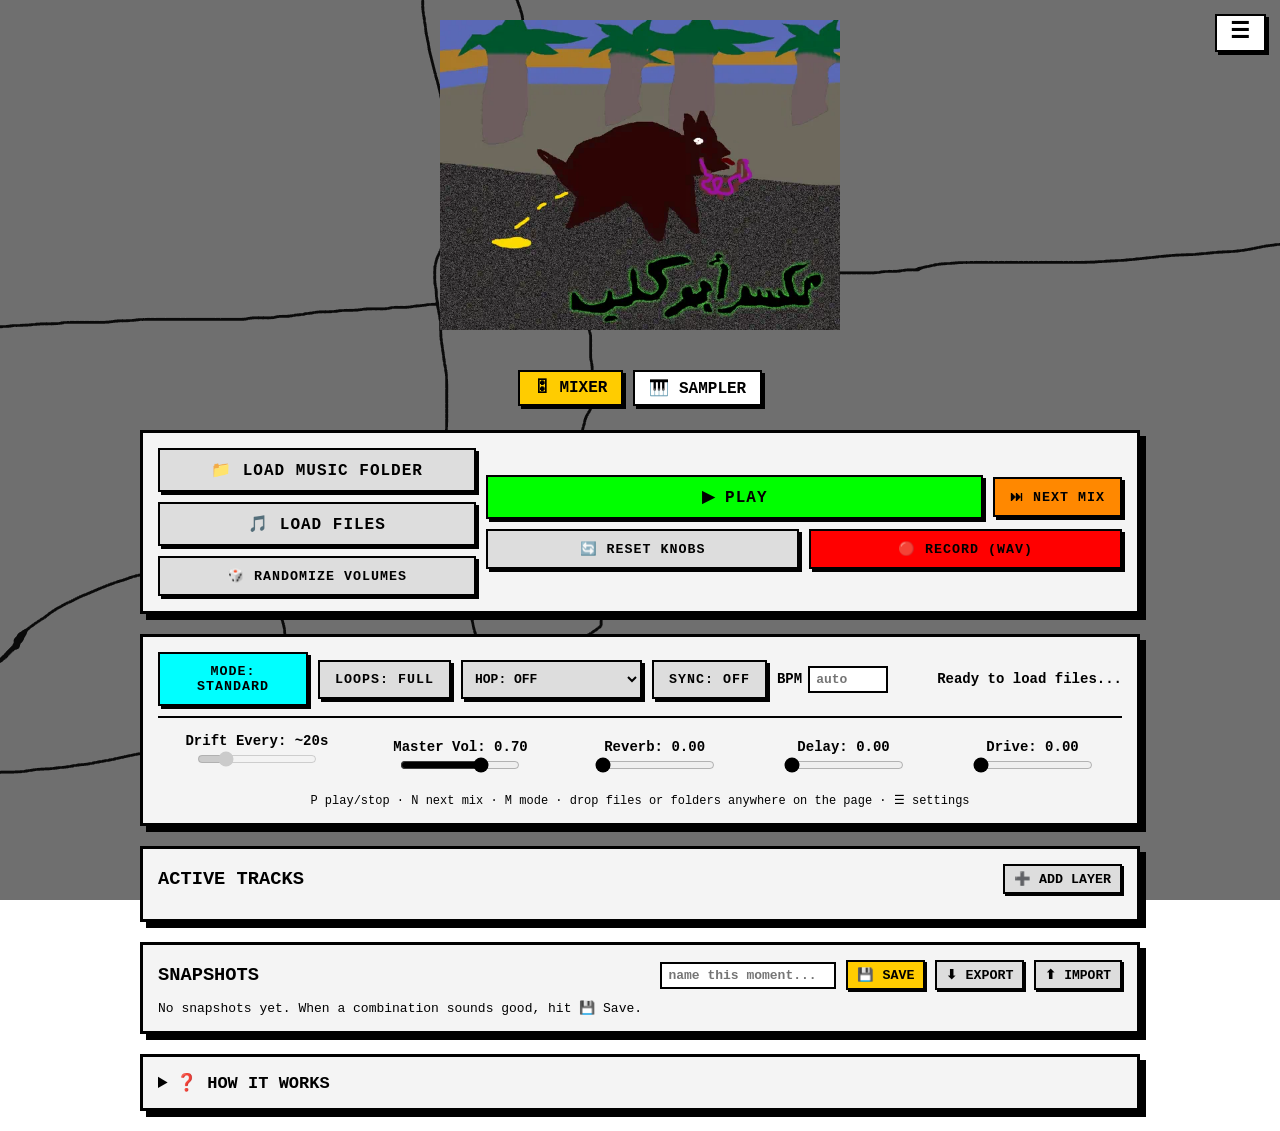
<file: index.html>
<!DOCTYPE html>
<html lang="en">
<head>
    <meta charset="UTF-8">
    <meta name="viewport" content="width=device-width, initial-scale=1.0">
    <title>🐋 AL HUT Audio Mixer (Pro Web) 🐋</title>
    <link rel="stylesheet" href="shared/style.css">
    <style>
        #drift-next { font-size: 12px; font-weight: normal; min-height: 1em; }

        .track {
            background: #ffffff; padding: 15px; display: flex; align-items: center; gap: 15px; flex-wrap: wrap;
            margin-bottom: 15px; border: 2px solid var(--border-color); box-shadow: 4px 4px 0px var(--border-color);
            animation: track-enter 1.2s ease-out;
        }
        .track.held { background: #fff6cc; }
        .track.held [data-act="hold"] { background: var(--accent); }
        .track-btns { display: flex; gap: 6px; flex-wrap: wrap; }
        .track-name { flex: 1; min-width: 120px; font-weight: bold; font-size: 14px; white-space: nowrap; overflow: hidden; text-overflow: ellipsis; color: #000; }
        .track-meta { font-size: 11px; font-weight: normal; }
        .track .bpm-box { font-size: 12px; }
        .track .bpm-box input { width: 58px; }
        @keyframes track-enter { from { opacity: 0; transform: translateX(-14px); } to { opacity: 1; transform: none; } }

        /* waveform strip: yellow = the looping slice, red = playhead. Click/drag moves the slice. */
        canvas.strip {
            width: 160px; height: 34px; border: 2px solid var(--border-color); background: #fff;
            cursor: crosshair; touch-action: pan-y; display: block;
        }


        @media (max-width: 600px) {
            .track-name { flex-basis: 100%; order: -1; }
        }
    </style>
</head>
<body>

    <a href="/" class="back-btn" title="Back to main" aria-label="Back to main" hidden>←</a>
    <script>
        // Only on the home site; on itch.io, GitHub or a local copy there is no "main" to go back to.
        if (/(^|\.)alhutmusic\.com$/.test(location.hostname)) document.querySelector('.back-btn').hidden = false;
    </script>

    <div id="drop-overlay" hidden>Drop audio files or folders</div>

    <button id="btn-menu" class="menu-btn" onclick="toggleDrawer()" title="Settings" aria-label="Settings" aria-controls="drawer">☰</button>
    <div id="drawer-backdrop" hidden onclick="toggleDrawer(false)"></div>
    <aside id="drawer" aria-label="Settings">
        <div class="row">
            <h3>Settings</h3>
            <button class="btn-grey btn-small" onclick="toggleDrawer(false)" aria-label="Close settings">✕</button>
        </div>

        <h4>Folder Roles</h4>
        <p>Each subfolder of your library is a role. Set how many layers it may bring in at once. <b>✕</b> takes a folder out of the mix until you restore it or load again; <b>Max: off</b> keeps it out every time.</p>
        <div id="roles-list"></div>
        <div id="roles-removed"></div>
    </aside>

    <div class="container">
        <picture>
            <source srcset="mixerabokalleb_logo.webp" type="image/webp">
            <img src="mixerabokalleb_logo.gif" alt="AL HUT AUDIO MIXER - ABO KALLEB" class="main-logo" width="600" height="465">
        </picture>
        <div class="page-tabs"><a href="index.html" class="current">🎛 Mixer</a><a href="sampler.html">🎹 Sampler</a></div>

        <div class="frame row">
            <div class="col">
                <label for="folder-upload" class="file-label">📁 Load Music Folder</label>
                <input type="file" id="folder-upload" webkitdirectory directory multiple>
                <label for="files-upload" class="file-label">🎵 Load Files</label>
                <input type="file" id="files-upload" multiple accept="audio/*,.mp3,.wav,.flac,.ogg,.oga,.m4a,.aac,.aif,.aiff,.opus,.webm">
                <button class="btn-grey" onclick="randomizeVolumes()">🎲 Randomize Volumes</button>
            </div>
            <div class="col" style="flex: 2;">
                <div class="row">
                    <button id="btn-play" class="btn-play" onclick="toggleMix()">▶ PLAY</button>
                    <button id="btn-next" class="btn-orange" onclick="startNewMix()">⏭ NEXT MIX</button>
                </div>
                <div class="row">
                    <button class="btn-grey" style="flex: 1;" onclick="resetKnobs()">🔄 Reset Knobs</button>
                    <button id="btn-record" class="btn-record" style="flex: 1;" onclick="toggleRecord()">🔴 RECORD (WAV)</button>
                </div>
            </div>
        </div>

        <div class="frame">
            <div class="row" style="margin-bottom: 15px; border-bottom: 2px solid var(--border-color); padding-bottom: 10px;">
                <div class="mode-bar">
                    <button id="btn-mode" style="background: var(--sync); width: 150px; color: #000;" onclick="toggleMode()">Mode: STANDARD</button>
                    <button id="btn-loops" class="btn-grey" onclick="toggleLoopMode()" title="FULL loops whole files, SLICES loops short random pieces">Loops: FULL</button>
                    <select id="sel-hop" class="btn-select" title="Slices jump to a new random spot of their file">
                        <option value="0">Hop: off</option>
                        <option value="1">Hop: every loop</option>
                        <option value="2">Hop: every 2 loops</option>
                        <option value="4">Hop: every 4 loops</option>
                    </select>
                    <button id="btn-sync" class="btn-grey" onclick="toggleSync()" title="Lock layers that have a BPM to one tempo grid">Sync: OFF</button>
                    <label class="bpm-box">BPM <input type="number" id="in-bpm" min="40" max="240" step="0.1" placeholder="auto"></label>
                </div>
                <div id="status-label">Ready to load files...</div>
            </div>

            <div class="row" style="justify-content: space-around;">
                <div class="slider-container">
                    <label>Drift Every: ~<span id="val-density" style="color:var(--text)">20</span>s</label>
                    <input type="range" id="sl-density" min="10" max="60" value="20" step="1" disabled>
                    <span id="drift-next"></span>
                </div>
                <div class="slider-container">
                    <label>Master Vol: <span id="val-master" style="color:var(--text)">0.70</span></label>
                    <input type="range" id="sl-master" min="0" max="1" value="0.7" step="0.01">
                </div>
                <div class="slider-container">
                    <label>Reverb: <span id="val-reverb" style="color:var(--text)">0.00</span></label>
                    <input type="range" id="sl-reverb" min="0" max="1" value="0" step="0.01">
                </div>
                <div class="slider-container">
                    <label>Delay: <span id="val-delay" style="color:var(--text)">0.00</span></label>
                    <input type="range" id="sl-delay" min="0" max="1" value="0" step="0.01">
                </div>
                <div class="slider-container">
                    <label>Drive: <span id="val-drive" style="color:var(--text)">0.00</span></label>
                    <input type="range" id="sl-drive" min="0" max="1" value="0" step="0.01">
                </div>
            </div>
            <div class="hint">P play/stop · N next mix · M mode · drop files or folders anywhere on the page · ☰ settings</div>
        </div>

        <div class="frame">
            <div class="row" style="margin-bottom: 10px;">
                <h3>Active Tracks</h3>
                <button class="btn-grey btn-small" onclick="addLayerManual()">➕ Add Layer</button>
            </div>
            <div id="tracks-container"></div>
        </div>

        <div class="frame">
            <div class="row">
                <h3>Snapshots</h3>
                <div class="row" style="justify-content: flex-end;">
                    <input type="text" id="snap-name" placeholder="name this moment..." maxlength="80">
                    <button class="btn-small" onclick="saveSnapshot()">💾 Save</button>
                    <button class="btn-grey btn-small" onclick="exportSnapshots()">⬇ Export</button>
                    <label for="snap-import" class="file-label btn-small">⬆ Import</label>
                    <input type="file" id="snap-import" accept=".json,application/json">
                </div>
            </div>
            <div id="snap-list"></div>
        </div>

        <details class="frame">
            <summary>❓ How it works</summary>
            <p>Load a folder of your sounds (or drop files anywhere). Press <b>PLAY</b>: a few random files start looping together, each from a random point. <b>NEXT MIX</b> rolls a new combination. Everything stays on your computer; nothing is uploaded.</p>
            <ul>
                <li><b>STANDARD</b> holds the combination until you change it. <b>AMBIENT</b> keeps drifting: every ~N seconds a layer slowly fades out, another fades in, layers come and go, and each one gently breathes in volume, stereo position and brightness.</li>
                <li><b>📌 Hold</b> a layer you love: drift, hop and NEXT MIX leave it alone. <b>🔄</b> swaps one layer, <b>✂</b> cuts a new loop slice from it, <b>⇆</b> reverses it, <b>✕</b> fades it out.</li>
                <li>The <b>waveform strip</b> on each layer shows the whole file: yellow is the looping slice, red is the playhead. Click or drag on it to move the slice.</li>
                <li><b>Loops: SLICES</b> loops short pieces instead of whole files, like instant samples. <b>Hop</b> makes every slice jump to a new random spot of its file every 1, 2 or 4 loops.</li>
                <li><b>Sync</b> locks layers to one tempo. Give files a BPM by putting it in the name (<i>beat_120bpm.wav</i>) or typing it in the layer's BPM box; files without a BPM keep floating freely.</li>
                <li><b>☰ Settings → Folder Roles</b>: when your folder has subfolders (e.g. <i>pads</i>, <i>drums</i>, <i>voices</i>), set how many layers each may bring in, like "always 1 pad, max 1 drum", or ✕ a folder out of the mix.</li>
                <li><b>Snapshots</b> save the current layers and settings so a good accident can be recalled. Export them to move between browsers.</li>
                <li><b>RECORD</b> captures the live output to a WAV file.</li>
            </ul>
        </details>
    </div>

    <script src="shared/core.js"></script>
    <script src="shared/dsp.js"></script>
    <script src="shared/master.js"></script>
    <script src="shared/recorder.js"></script>
    <script>
        // Ambient "stream" tuning. Swings are how far each layer drifts around its own knob settings.
        const AMBIENT = {
            minLayers: 2,
            maxLayers: 5,
            volSwing: 0.25,          // layer breathes between 50% and 100% of its Vol knob
            panSwing: 0.35,          // slow stereo wander around its Pan knob
            filterBase: 6000,        // Hz, centre of the slow low-pass "tide"
            filterSwingCents: 1800,  // +-1.5 octaves around filterBase
            reverseChance: 0.15,     // new drifting layers sometimes arrive backwards...
            octaveDownChance: 0.1,   // ...or an octave down (only while Sync is off)
        };
        const BPM_IN_NAME = /(\d{2,3}(?:\.\d+)?)\s*bpm/i;
        const SEAM_FADE = 0.008;       // seconds of fade either side of a whole-file loop point
        const STRIP_W = 160, STRIP_H = 34;

        let audioCtx;
        let allFiles = [];
        let catFiles = {}, bags = {}, removedFolders = {};
        let activeTracks = [];
        let isPlaying = false;
        let isAmbientMode = false;
        let sliceMode = false;
        let hopEvery = 0;
        let syncOn = false;
        let gridT0 = 0, lastMasterBpm = 120;

        let roleRules = store.get('roles', {});
        let bpmMemory = store.get('bpm', {});
        let snapshots = store.get('snapshots', []);

        let master, masterGain, recorder, recTimer = null;

        let ambientTimer = null, nextDriftAt = 0, progressRaf = null, loopWatchTimer = null;
        let currentMixId = 0;
        let nextTrackId = 1;

        // ---------- audio graph ----------
        // tracks -> master section (shared/master.js) -> speakers, and -> recorder (shared/recorder.js)
        function initAudio() {
            if (audioCtx) return;
            audioCtx = new (window.AudioContext || window.webkitAudioContext)();
            master = createMasterChain(audioCtx);
            masterGain = master.input;
            recorder = createRecorder(audioCtx, master.output, {
                onSaved: () => setStatus("WAV Recording saved!"),
                onEmpty: () => setStatus("Recording was empty."),
            });
            ['master', 'reverb', 'delay', 'drive'].forEach(applyMaster);
            updateLayerTrim();
        }

        // Returns false when there is nothing to play yet.
        function ensureAudio() {
            if (allFiles.length === 0) { setStatus("Load a folder or drop some audio files first!"); return false; }
            initAudio();
            if (audioCtx.state === 'suspended') audioCtx.resume();
            return true;
        }

        // ---------- master controls ----------
        function applyMaster(id) {
            if (!audioCtx) return;
            master.set(id, parseFloat($(`sl-${id}`).value));
        }

        function updateLayerTrim() {
            if (master) master.setVoiceCount(activeTracks.length);
        }

        ['master', 'reverb', 'delay', 'drive'].forEach(id => {
            $(`sl-${id}`).addEventListener('input', (e) => {
                $(`val-${id}`).innerText = parseFloat(e.target.value).toFixed(2);
                applyMaster(id);
            });
        });

        $('sl-density').addEventListener('input', (e) => { $('val-density').innerText = e.target.value; });
        $('sl-density').addEventListener('change', () => {
            // pull the next drift in if the slider was moved much shorter
            const maxWait = parseFloat($('sl-density').value) * 1.3 * 1000;
            if (nextDriftAt && nextDriftAt - performance.now() > maxWait) scheduleAmbient();
        });

        function setStatus(msg) { $('status-label').innerText = msg; }

        // ---------- settings drawer ----------
        function toggleDrawer(open) {
            const drawer = $('drawer');
            const show = open === undefined ? !drawer.classList.contains('open') : open;
            drawer.classList.toggle('open', show);
            $('drawer-backdrop').hidden = !show;
        }

        // ---------- tempo ----------
        function masterBpm() { return parseFloat($('in-bpm').value) || lastMasterBpm || 120; }

        // The file's BPM folded by octaves to sit near the master tempo (a 70 BPM loop plays as 140 in a 140 mix).
        function effBpm(t) {
            if (!t.bpm) return 0;
            const m = masterBpm();
            let b = t.bpm;
            while (b < m / 1.41) b *= 2;
            while (b > m * 1.41) b /= 2;
            return b;
        }
        const isSynced = t => syncOn && t.bpm > 0;
        const syncRate = t => masterBpm() / effBpm(t);

        function nextBar(time) {
            if (!gridT0) gridT0 = time;
            const bar = 240 / masterBpm();
            return gridT0 + Math.ceil((time - gridT0 - 1e-6) / bar) * bar;
        }

        function bpmFor(file) {
            const saved = bpmMemory[fileKey(file)];
            if (saved) return saved;
            const m = file.name.match(BPM_IN_NAME);
            const v = m ? parseFloat(m[1]) : 0;
            return v >= 40 && v <= 300 ? v : 0;
        }

        function toggleSync() {
            syncOn = !syncOn;
            $('btn-sync').innerText = syncOn ? "Sync: ON" : "Sync: OFF";
            $('btn-sync').classList.toggle('btn-on', syncOn);
            if (syncOn) {
                if (!parseFloat($('in-bpm').value)) {
                    const tagged = activeTracks.find(t => t.bpm);
                    $('in-bpm').value = tagged ? tagged.bpm : 120;
                }
                lastMasterBpm = masterBpm();
                if (audioCtx && activeTracks.length) {
                    gridT0 = audioCtx.currentTime + 0.2;
                    activeTracks.forEach(t => {
                        if (!t.bpm) return;
                        if (t.slice) t.slice = makeSlice(t) || t.slice;
                        t.relaunch(0.05);
                    });
                    const free = activeTracks.filter(t => !t.bpm).length;
                    setStatus(free ? `Synced · ${free} layer(s) have no BPM and float free` : "All layers locked to the grid");
                }
            } else {
                gridT0 = 0;
            }
            activeTracks.forEach(updateRowControls);
        }

        $('in-bpm').addEventListener('change', () => {
            const v = parseFloat($('in-bpm').value);
            if (!(v >= 40 && v <= 240)) { $('in-bpm').value = lastMasterBpm; return; }
            if (syncOn && audioCtx && gridT0) {
                // keep the bar phase where it is and just stretch the grid
                const now = audioCtx.currentTime;
                gridT0 = now - (now - gridT0) / (240 / lastMasterBpm) * (240 / v);
            }
            lastMasterBpm = v;
            activeTracks.forEach(t => { if (isSynced(t)) { t.setSpeed(syncRate(t), true); updateRowControls(t); } });
        });

        // ---------- loop slices ----------
        // like = an existing slice whose length (or bar count) should be kept, e.g. when hopping.
        function makeSlice(t, like = null) {
            const dur = t.buffer.duration;
            if (isSynced(t)) {
                const bar = 240 / effBpm(t);
                let bars = like && like.bars ? like.bars : [1, 2, 2, 4, 4][Math.floor(Math.random() * 5)];
                while (bars > 1 && bars * bar > dur * 0.9) bars /= 2;
                const len = bars * bar;
                if (len > dur * 0.95) return null;
                const positions = Math.floor((dur - len) / bar) + 1;
                return { start: Math.floor(Math.random() * positions) * bar, len, bars };
            }
            if (dur < 6) return null;
            const len = like ? Math.min(like.len, dur * 0.9) : rand(4, Math.min(16, dur * 0.7));
            return { start: rand(0, dur - len), len };
        }

        // The slice this file would get if it were centred on fileTime (bar-aligned when synced).
        function sliceAt(t, fileTime) {
            const s = t.slice || makeSlice(t);
            if (!s) return null;
            const dur = t.buffer.duration;
            let start = clamp(fileTime - s.len / 2, 0, dur - s.len);
            if (isSynced(t)) {
                const bar = 240 / effBpm(t);
                start = clamp(Math.round(start / bar) * bar, 0, Math.floor((dur - s.len) / bar) * bar);
            }
            return Object.assign({}, s, { start });
        }

        function toggleLoopMode() {
            setLoopMode(!sliceMode);
            activeTracks.forEach(t => {
                t.slice = sliceMode ? makeSlice(t) : null;
                t.relaunch(isAmbientMode ? 3 : 0.3);
            });
        }

        function setLoopMode(on) {
            sliceMode = on;
            $('btn-loops').innerText = on ? "Loops: SLICES" : "Loops: FULL";
            $('btn-loops').classList.toggle('btn-on', on);
        }

        function setHop(n) {
            hopEvery = n;
            $('sel-hop').value = String(n);
            $('sel-hop').classList.toggle('btn-on', n > 0);
            activeTracks.forEach(t => { t.loopsUntilHop = 0; });
        }
        $('sel-hop').addEventListener('change', (e) => {
            setHop(parseInt(e.target.value, 10));
            if (hopEvery && !activeTracks.some(t => t.slice)) setStatus("Hop moves slices: turn Loops: SLICES on, or ✂ a layer");
        });

        // ---------- files ----------
        $('folder-upload').addEventListener('change', (e) => loadFiles(e.target.files));
        $('files-upload').addEventListener('change', (e) => loadFiles(e.target.files));

        function loadFiles(fileList) {
            const files = audioFilesOf(fileList);
            if (!files.length) return setStatus("No audio files found there");
            allFiles = files;
            assignCategories(allFiles);
            catFiles = {};
            removedFolders = {};
            allFiles.forEach(f => { (catFiles[f._cat] = catFiles[f._cat] || []).push(f); });
            bags = {};
            Object.keys(catFiles).forEach(c => { bags[c] = []; });
            renderRoles();
            const cats = Object.keys(catFiles).length;
            setStatus(`Found ${allFiles.length} tracks${cats > 1 ? ` in ${cats} folders (roles in ☰)` : ''}`);
            initAudio();
        }

        function forgetFile(file) {
            allFiles = allFiles.filter(f => f !== file);
            const c = file._cat;
            if (!catFiles[c]) return;
            catFiles[c] = catFiles[c].filter(f => f !== file);
            bags[c] = bags[c].filter(f => f !== file);
            if (!catFiles[c].length) { delete catFiles[c]; delete bags[c]; renderRoles(); }
        }

        function removeFolder(cat) {
            if (!catFiles[cat] || Object.keys(catFiles).length < 2) return;
            removedFolders[cat] = catFiles[cat];
            allFiles = allFiles.filter(f => f._cat !== cat);
            delete catFiles[cat];
            delete bags[cat];
            activeTracks.filter(t => t.cat === cat).forEach(t => removeTrack(t, manualFade()));
            renderRoles();
            setStatus(`"${folderLabel(cat)}" taken out of the mix`);
        }

        function restoreFolder(cat) {
            const files = removedFolders[cat];
            if (!files) return;
            delete removedFolders[cat];
            catFiles[cat] = files;
            bags[cat] = [];
            allFiles.push(...files);
            renderRoles();
            setStatus(`"${folderLabel(cat)}" is back in the mix`);
        }

        // One shuffle-bag per folder: every file in a folder gets heard once before any of them repeats.
        function drawFile(excludeKeys, okCat = () => true) {
            const candidates = [];
            Object.keys(catFiles).forEach(cat => {
                if (!okCat(cat)) return;
                const usable = () => bags[cat].filter(f => !excludeKeys.has(fileKey(f)));
                let list = usable();
                if (!list.length) { bags[cat] = shuffle([...catFiles[cat]]); list = usable(); }
                candidates.push(...list);
            });
            if (!candidates.length) return null;
            const f = candidates[Math.floor(Math.random() * candidates.length)];
            bags[f._cat].splice(bags[f._cat].indexOf(f), 1);
            return f;
        }

        async function decodeFile(file) {
            try {
                const arrayBuffer = await file.arrayBuffer();
                return await audioCtx.decodeAudioData(arrayBuffer);
            } catch (err) {
                console.error("Decode error", file.name, err);
                forgetFile(file);
                setStatus(`Skipped ${file.name} (can't decode)`);
                return null;
            }
        }

        setupDropZone($('drop-overlay'), (files) => loadFiles(files), () => setStatus("Reading dropped files..."));

        // ---------- folder roles ----------
        function ruleFor(cat) {
            const r = roleRules[cat] || {};
            return { min: r.min || 0, max: r.max == null ? Infinity : r.max };
        }
        function countCats(tracks) {
            const counts = {};
            tracks.forEach(t => { counts[t.cat] = (counts[t.cat] || 0) + 1; });
            return counts;
        }
        const hasRoom = (cat, counts) => (counts[cat] || 0) < ruleFor(cat).max;
        const missingForMins = counts => Object.keys(catFiles)
            .reduce((sum, c) => sum + Math.max(0, ruleFor(c).min - (counts[c] || 0)), 0);

        // Draws one file that fits the roles: folders under their minimum go first,
        // then the preferred folder (used so swaps usually replace like with like), then anything with room.
        function drawFitting(excludeKeys, counts, preferCat = null) {
            const needy = Object.keys(catFiles).filter(c => (counts[c] || 0) < ruleFor(c).min);
            if (needy.length) {
                const f = drawFile(excludeKeys, c => needy.includes(c));
                if (f) return f;
            }
            if (preferCat && hasRoom(preferCat, counts)) {
                const f = drawFile(excludeKeys, c => c === preferCat);
                if (f) return f;
            }
            return drawFile(excludeKeys, c => hasRoom(c, counts));
        }

        function pickMixFiles(count, keep, leaving) {
            const counts = countCats(keep);
            const chosen = new Set(keep.map(t => fileKey(t.file)));
            const avoid = new Set([...chosen, ...leaving.map(t => fileKey(t.file))]);
            const target = Math.max(count, missingForMins(counts));
            const files = [];
            while (files.length < target) {
                const f = drawFitting(avoid, counts) || drawFitting(chosen, counts);
                if (!f) break;
                files.push(f);
                chosen.add(fileKey(f));
                avoid.add(fileKey(f));
                counts[f._cat] = (counts[f._cat] || 0) + 1;
            }
            return files;
        }

        function renderRoles() {
            const cats = Object.keys(catFiles).sort();
            const list = $('roles-list');
            list.innerHTML = '';
            if (cats.length < 2) {
                list.innerHTML = `<div class="empty-note">${allFiles.length
                    ? 'This library has no subfolders yet.'
                    : 'Nothing loaded yet.'} Load a folder with subfolders (e.g. <i>pads/</i>, <i>drums/</i>, <i>voices/</i>) and each one appears here.</div>`;
            }
            cats.forEach(cat => {
                const r = ruleFor(cat);
                const row = document.createElement('div');
                row.className = 'role-row';
                row.innerHTML = `
                    <span class="role-name"></span>
                    <label>Min <select data-k="min">${[0, 1, 2, 3].map(n => `<option value="${n}">${n}</option>`).join('')}</select></label>
                    <label>Max <select data-k="max"><option value="">any</option><option value="0">off</option>${[1, 2, 3, 4].map(n => `<option value="${n}">${n}</option>`).join('')}</select></label>
                    <button class="btn-grey btn-small" data-act="x" title="Take this folder out of the mix">✕</button>
                `;
                row.querySelector('.role-name').textContent = `${folderLabel(cat)} (${catFiles[cat].length})`;
                row.querySelector('.role-name').title = folderLabel(cat);
                const minSel = row.querySelector('[data-k="min"]'), maxSel = row.querySelector('[data-k="max"]');
                minSel.value = String(r.min);
                maxSel.value = r.max === Infinity ? '' : String(r.max);
                const save = () => {
                    roleRules[cat] = { min: parseInt(minSel.value, 10), max: maxSel.value === '' ? null : parseInt(maxSel.value, 10) };
                    store.set('roles', roleRules);
                };
                minSel.addEventListener('change', save);
                maxSel.addEventListener('change', save);
                const x = row.querySelector('[data-act="x"]');
                x.disabled = cats.length < 2;
                x.addEventListener('click', () => removeFolder(cat));
                list.appendChild(row);
            });

            const removed = $('roles-removed');
            removed.innerHTML = '';
            const gone = Object.keys(removedFolders).sort();
            if (gone.length) {
                removed.append('Taken out:');
                gone.forEach(cat => {
                    const b = document.createElement('button');
                    b.className = 'btn-grey btn-small';
                    b.textContent = `${folderLabel(cat)} ↺`;
                    b.title = 'Put this folder back in the mix';
                    b.addEventListener('click', () => restoreFolder(cat));
                    removed.appendChild(b);
                });
            }
        }

        // ---------- tracks ----------
        // sources -> filter -> panner -> volGain -> fadeGain -> masterGain
        // Each source is node -> seam gain (tiny dips at whole-file loop points) -> crossfade gain -> filter,
        // so a track can relaunch (new slice, reversed, re-synced, hop) with a crossfade inside the track.
        // volGain/panner/filter each get a very slow LFO whose depth is 0 in STANDARD mode.
        function createTrack(file, buffer, opts = {}) {
            const ctx = audioCtx;
            const openFreq = Math.min(20000, ctx.sampleRate / 2 - 100);
            const t = {
                id: nextTrackId++, file, buffer,
                cat: file._cat, bpm: bpmFor(file),
                baseVol: opts.baseVol ?? 0.7,
                basePan: opts.basePan ?? 0,
                speed: opts.speed ?? 1,
                reverse: !!opts.reverse,
                slice: opts.slice ?? null,
                held: !!opts.held, dead: false, row: null, stripEl: null,
                bornAt: 0, loopsUntilHop: 0, watchedBoundary: 0,
                // playback clock: loop-relative position `off` at time `t`, rate ramping linearly v0 -> v1 over r seconds
                clock: { t: 0, off: 0, v0: 1, v1: 1, r: 0 },
                playBuffer: buffer, loopStart: 0, loopEnd: 0,
                current: null, sources: [],
                peaks: computePeaks(buffer, STRIP_W), stripBg: null, stripDirty: true, previewSlice: null,
            };

            t.filter = ctx.createBiquadFilter();
            t.filter.type = 'lowpass';
            t.filter.Q.value = 0.5;
            t.filter.frequency.value = openFreq;
            t.panner = ctx.createStereoPanner();
            t.volGain = ctx.createGain();
            t.fadeGain = ctx.createGain();
            t.fadeGain.gain.value = 0;
            t.filter.connect(t.panner);
            t.panner.connect(t.volGain);
            t.volGain.connect(t.fadeGain);
            t.fadeGain.connect(masterGain);

            t.lfos = [];
            const makeLfo = (periodLo, periodHi, target) => {
                const osc = ctx.createOscillator();
                const phase = Math.random() * Math.PI * 2;
                osc.setPeriodicWave(ctx.createPeriodicWave(
                    new Float32Array([0, Math.cos(phase)]), new Float32Array([0, Math.sin(phase)])));
                osc.frequency.value = 1 / rand(periodLo, periodHi);
                const depth = ctx.createGain();
                depth.gain.value = 0;
                osc.connect(depth);
                depth.connect(target);
                osc.start();
                t.lfos.push(osc, depth);
                return depth;
            };
            t.volDepth = makeLfo(40, 110, t.volGain.gain);
            t.panDepth = makeLfo(30, 90, t.panner.pan);
            t.filterDepth = makeLfo(50, 140, t.filter.detune);

            t.applyParams = function(tc = 0.03) {
                const now = ctx.currentTime, amb = isAmbientMode;
                const set = (param, v) => param.setTargetAtTime(v, now, tc);
                set(t.volGain.gain, amb ? t.baseVol * (1 - AMBIENT.volSwing) : t.baseVol);
                set(t.volDepth.gain, amb ? t.baseVol * AMBIENT.volSwing : 0);
                set(t.panner.pan, t.basePan);
                set(t.panDepth.gain, amb ? AMBIENT.panSwing : 0);
                set(t.filter.frequency, amb ? AMBIENT.filterBase : openFreq);
                set(t.filterDepth.gain, amb ? AMBIENT.filterSwingCents : 0);
            };

            // Builds what actually plays: the whole file or a slice, forwards or reversed.
            // Synced whole-file loops are trimmed to whole bars so they don't drift off the grid.
            t.rebuild = function() {
                if (t.slice) t.playBuffer = makeLoopBuffer(ctx, t.buffer, t.slice.start, t.slice.len, t.reverse);
                else if (t.reverse) t.playBuffer = t._reversed || (t._reversed = reversedCopy(ctx, t.buffer));
                else t.playBuffer = t.buffer;
                if (!t.reverse) t._reversed = null;
                t.loopStart = 0;
                t.loopEnd = 0;
                if (isSynced(t) && !t.slice) {
                    const beat = 60 / effBpm(t), bar = beat * 4, dur = t.playBuffer.duration;
                    const phase = t.reverse ? dur % beat : 0;
                    const bars = Math.floor((dur - phase) / bar);
                    if (bars >= 1) { t.loopStart = phase; t.loopEnd = phase + bars * bar; }
                }
                t.stripDirty = true;
            };

            t.loopLen = () => (t.loopEnd ? t.loopEnd - t.loopStart : t.playBuffer.duration);

            t.pickOffset = function() {
                const len = t.loopLen();
                if (isSynced(t)) {
                    const bar = 240 / effBpm(t), step = len >= bar ? bar : bar / 4;
                    return t.loopStart + Math.floor(Math.random() * Math.max(1, Math.floor(len / step))) * step;
                }
                return t.loopStart + Math.random() * len;
            };

            t.launch = function(when, xfade, offset = null) {
                const node = ctx.createBufferSource();
                node.buffer = t.playBuffer;
                node.loop = true;
                if (t.loopEnd) { node.loopStart = t.loopStart; node.loopEnd = t.loopEnd; }
                node.playbackRate.value = t.speed;
                const seam = ctx.createGain();
                const g = ctx.createGain();
                node.connect(seam);
                seam.connect(g);
                g.connect(t.filter);
                const src = { node, seam, g };
                t.sources.push(src);
                node.onended = () => {
                    try { node.disconnect(); seam.disconnect(); g.disconnect(); } catch(e){}
                    t.sources = t.sources.filter(s => s !== src);
                };

                const old = t.current;
                if (old) {
                    g.gain.value = 0;
                    g.gain.setValueAtTime(0, when);
                    g.gain.linearRampToValueAtTime(1, when + xfade);
                    old.g.gain.setValueAtTime(1, when);
                    old.g.gain.linearRampToValueAtTime(0, when + xfade);
                    try { old.node.stop(when + xfade + 0.05); } catch(e){}
                }
                if (offset === null) offset = t.pickOffset();
                node.start(when, offset);
                t.current = src;
                t.clock = { t: when, off: offset - t.loopStart, v0: t.speed, v1: t.speed, r: 0 };
                t.watchedBoundary = 0;
            };

            // Returns the time it actually starts: synced layers wait for the next bar line.
            t.start = function(fadeIn, whenHint = 0) {
                t.rebuild();
                if (isSynced(t)) t.speed = syncRate(t);
                let when = Math.max(whenHint, ctx.currentTime + 0.05);
                if (isSynced(t)) when = nextBar(when);
                t.bornAt = when;
                t.applyParams(0.01);
                t.fadeGain.gain.setValueAtTime(0, when);
                t.fadeGain.gain.linearRampToValueAtTime(1, when + Math.max(0.02, fadeIn));
                t.launch(when, 0);
                return when;
            };

            // fromSliceStart: begin at the top of the slice (used when you place a slice by hand, so you hear it).
            t.relaunch = function(xfade, fromSliceStart = false) {
                if (t.dead) return;
                t.rebuild();
                if (isSynced(t)) t.speed = syncRate(t);
                let when = ctx.currentTime + 0.05;
                if (isSynced(t)) when = nextBar(when);
                t.launch(when, Math.max(0.02, xfade), fromSliceStart ? t.loopStart : null);
                updateRowControls(t);
            };

            // Jump the slice somewhere new in the file, exactly at the loop point `at`.
            t.hop = function(at) {
                const s = makeSlice(t, t.slice);
                if (!s) return;
                t.slice = s;
                t.rebuild();
                t.launch(at, 0.03, t.loopStart);
                updateRowControls(t);
            };

            const advance = (c, dt) => {
                if (dt <= 0) return 0;
                if (dt < c.r) return c.v0 * dt + (c.v1 - c.v0) * dt * dt / (2 * c.r);
                return (c.r ? (c.v0 + c.v1) / 2 * c.r : 0) + c.v1 * (dt - c.r);
            };
            t.rateAt = function(time) {
                const c = t.clock, dt = time - c.t;
                if (dt <= 0) return c.v0;
                return dt < c.r ? c.v0 + (c.v1 - c.v0) * dt / c.r : c.v1;
            };
            t.position = function(time = ctx.currentTime) {
                return (t.clock.off + advance(t.clock, time - t.clock.t)) % t.loopLen();
            };

            // Speed changes ramp linearly over 30 ms, and the clock integrates that exact ramp,
            // so loop points (for seam fades and hops) stay precisely predicted after any speed change.
            t.setSpeed = function(v, exact = false) {
                const at = Math.max(ctx.currentTime, t.clock.t), r = exact ? 0 : 0.03, cur = t.rateAt(at);
                t.clock = { t: at, off: t.position(at), v0: exact ? v : cur, v1: v, r };
                t.speed = v;
                const rate = t.current.node.playbackRate;
                if (rate.cancelAndHoldAtTime) rate.cancelAndHoldAtTime(at); else rate.cancelScheduledValues(at);
                if (exact) rate.setValueAtTime(v, at);
                else { rate.setValueAtTime(cur, at); rate.linearRampToValueAtTime(v, at + r); }
                // any seam fade already scheduled is now at the wrong moment
                const seam = t.current.seam.gain;
                seam.cancelScheduledValues(ctx.currentTime);
                seam.setValueAtTime(1, ctx.currentTime);
                t.watchedBoundary = 0;
            };

            t.scheduleSeamFade = function(at) {
                const g = t.current.seam.gain;
                if (at - SEAM_FADE <= ctx.currentTime + 0.005) return;
                g.setValueAtTime(1, at - SEAM_FADE);
                g.linearRampToValueAtTime(0, at);
                g.linearRampToValueAtTime(1, at + SEAM_FADE);
            };

            t.fadeOut = function(sec, at = 0) {
                if (t.dead) return;
                t.dead = true;
                const now = ctx.currentTime, from = Math.max(now, at), g = t.fadeGain.gain;
                if (g.cancelAndHoldAtTime) g.cancelAndHoldAtTime(from);
                else { g.cancelScheduledValues(from); g.setValueAtTime(g.value, from); }
                g.linearRampToValueAtTime(0, from + sec);
                setTimeout(() => t.destroy(), (from - now + sec + 0.2) * 1000);
            };

            t.destroy = function() {
                t.dead = true;
                t.sources.forEach(s => {
                    try { s.node.stop(); } catch(e){}
                    try { s.node.disconnect(); s.seam.disconnect(); s.g.disconnect(); } catch(e){}
                });
                t.sources = [];
                t.lfos.forEach(n => { try { if (n.stop) n.stop(); } catch(e){} try { n.disconnect(); } catch(e){} });
                [t.filter, t.panner, t.volGain, t.fadeGain].forEach(n => { try { n.disconnect(); } catch(e){} });
                t.playBuffer = t._reversed = null;
            };

            if (opts.slice === undefined && sliceMode) t.slice = makeSlice(t);
            return t;
        }

        // Watches every layer's next loop point a little ahead of time:
        // whole-file loops get a tiny fade right at the jump (no click), slices get their hop scheduled.
        function loopWatch() {
            if (!isPlaying || !audioCtx) return;
            const now = audioCtx.currentTime;
            activeTracks.forEach(t => {
                if (t.dead || !t.current || now < t.clock.t) return;
                const toEnd = (t.loopLen() - t.position(now)) / t.rateAt(now);
                const boundary = now + toEnd;
                if (Math.abs(boundary - t.watchedBoundary) < 0.02) return;
                if (t.slice) {
                    if (!hopEvery || t.held || toEnd > 0.35) return;
                    t.watchedBoundary = boundary;
                    t.loopsUntilHop = (t.loopsUntilHop || hopEvery) - 1;
                    if (t.loopsUntilHop > 0) return;
                    t.loopsUntilHop = hopEvery;
                    t.hop(boundary);
                } else {
                    if (toEnd > 1.0) return;
                    t.watchedBoundary = boundary;
                    t.scheduleSeamFade(boundary);
                }
            });
        }

        // Extra character for layers that arrive while drifting.
        function newLayerOpts(forAdd) {
            if (!isAmbientMode) return {};
            const opts = {};
            if (forAdd) { opts.baseVol = rand(0.45, 0.8); opts.basePan = rand(-0.7, 0.7); }
            if (Math.random() < AMBIENT.reverseChance) opts.reverse = true;
            if (!syncOn && Math.random() < AMBIENT.octaveDownChance) opts.speed = 0.5;
            return opts;
        }

        // ---------- play / stop / next ----------
        function toggleMode() {
            isAmbientMode = !isAmbientMode;
            const btn = $('btn-mode');
            if (isAmbientMode) {
                btn.innerText = "Mode: AMBIENT";
                btn.style.background = "var(--ambient)";
                $('sl-density').disabled = false;
                setStatus("Ambient Mode");
            } else {
                btn.innerText = "Mode: STANDARD";
                btn.style.background = "var(--sync)";
                $('sl-density').disabled = true;
                setStatus("Standard Mode");
            }
            activeTracks.forEach(t => t.applyParams(1.0));
            scheduleAmbient();
        }

        function toggleMix() {
            if (!ensureAudio()) return;
            if (!isPlaying) startMix(false);
            else stopMix();
        }

        function startNewMix() {
            if (!ensureAudio()) return;
            startMix(isPlaying);
        }

        function setPlayButton(playing) {
            const btnPlay = $('btn-play');
            btnPlay.innerText = playing ? "⏸ STOP" : "▶ PLAY";
            btnPlay.style.background = playing ? "var(--danger)" : "var(--success)";
        }

        function pickTrackCount() {
            const r = Math.random();
            if (r < 0.40) return 3;
            if (r < 0.65) return 4;
            if (r < 0.85) return 2;
            if (r < 0.93) return 1;
            if (r < 0.98) return 5;
            return 6;
        }

        function ambientFadeTime() {
            return clamp(parseFloat($('sl-density').value) * 0.6, 4, 20);
        }

        // crossfade=true keeps the current mix playing until the new one is decoded, then blends into it.
        // plan (from a snapshot) = [{file, opts}] replaces everything, held layers included.
        async function startMix(crossfade, plan = null) {
            const mixId = ++currentMixId;
            isPlaying = true;
            setPlayButton(true);
            clearTimeout(ambientTimer);

            const keep = plan ? [] : activeTracks.filter(t => t.held);
            const leaving = activeTracks.filter(t => !keep.includes(t));
            let items = plan;
            if (!items) {
                let count = isAmbientMode ? 2 + Math.floor(Math.random() * 2) : pickTrackCount();
                count = Math.max(keep.length ? 0 : 1, count - keep.length);
                items = pickMixFiles(count, keep, leaving).map(file => ({ file, opts: newLayerOpts(false) }));
            }

            setStatus(`Loading ${items.length} tracks... Please wait.`);
            $('btn-next').disabled = true;
            const buffers = await Promise.all(items.map(it => decodeFile(it.file)));
            if (mixId !== currentMixId) return;
            $('btn-next').disabled = false;

            if (syncOn) {
                if (!parseFloat($('in-bpm').value)) {
                    const first = items.find(it => bpmFor(it.file));
                    $('in-bpm').value = first ? bpmFor(first.file) : 120;
                    lastMasterBpm = masterBpm();
                }
                if (!keep.some(isSynced)) gridT0 = 0;   // fresh grid, starting with this mix
            }

            const fade = isAmbientMode ? ambientFadeTime() : (crossfade ? 1.2 : 0.03);
            const base = audioCtx.currentTime + 0.1;
            let stagger = 0, firstStart = 0;
            const fresh = [];
            items.forEach((it, i) => {
                if (!buffers[i]) return;
                const t = createTrack(it.file, buffers[i], it.opts);
                const when = t.start(fade, base + stagger);
                if (!firstStart) firstStart = when;
                if (isAmbientMode) stagger += rand(2, 5);   // ambient layers enter one by one
                fresh.push(t);
            });
            leaving.forEach(t => t.fadeOut(crossfade ? fade : 0.05, firstStart));
            activeTracks = [...keep, ...fresh];
            syncTrackRows();

            if (activeTracks.length === 0 && !isAmbientMode) {
                stopMix();
                return setStatus("Couldn't decode those files - try NEXT MIX");
            }
            setStatus(`Playing ${activeTracks.length} layers${isAmbientMode ? ' · drifting' : ''}`);
            scheduleAmbient();
            startProgressLoop();
            clearInterval(loopWatchTimer);
            loopWatchTimer = setInterval(loopWatch, 100);
        }

        function stopMix() {
            isPlaying = false;
            currentMixId++;
            setPlayButton(false);
            $('btn-next').disabled = false;
            setStatus("Stopped");

            clearTimeout(ambientTimer);
            clearInterval(loopWatchTimer);
            nextDriftAt = 0;
            gridT0 = 0;
            $('drift-next').innerText = '';
            cancelAnimationFrame(progressRaf);

            activeTracks.forEach(t => t.fadeOut(0.25));
            activeTracks = [];
            syncTrackRows();

            // let the fade-out land in the recording before closing it
            if (recorder && recorder.recording) setTimeout(() => { if (recorder.recording && !isPlaying) toggleRecord(); }, 350);
        }

        // ---------- swapping / layers ----------
        async function replaceTrack(oldTrack, fade, quiet = false) {
            const mixId = currentMixId;
            const counts = countCats(activeTracks.filter(t => t !== oldTrack));
            const exclude = new Set(activeTracks.map(t => fileKey(t.file)));
            const file = drawFitting(exclude, counts, Math.random() < 0.7 ? oldTrack.cat : null);
            if (!file) { if (!quiet) setStatus("No new files to swap!"); return false; }
            if (!quiet) setStatus(`Swapping in ${file.name}...`);

            const buffer = await decodeFile(file);
            if (!buffer || mixId !== currentMixId || !isPlaying) return false;
            const idx = activeTracks.indexOf(oldTrack);
            if (idx === -1) return false;

            const opts = Object.assign(
                { baseVol: oldTrack.baseVol, basePan: oldTrack.basePan, speed: isSynced(oldTrack) ? 1 : oldTrack.speed },
                quiet ? newLayerOpts(false) : {});
            const t = createTrack(file, buffer, opts);
            const when = t.start(fade, 0);
            oldTrack.fadeOut(fade, when);
            activeTracks[idx] = t;
            syncTrackRows();
            if (!quiet) setStatus(`Playing ${activeTracks.length} layers`);
            return true;
        }

        async function addLayer(fade, quiet = false) {
            const mixId = currentMixId;
            const file = drawFitting(new Set(activeTracks.map(t => fileKey(t.file))), countCats(activeTracks));
            if (!file) { if (!quiet) setStatus("Nothing left that fits - every file is playing or its folder is full"); return false; }

            const buffer = await decodeFile(file);
            if (!buffer || mixId !== currentMixId || !isPlaying) return false;

            const t = createTrack(file, buffer, newLayerOpts(true));
            t.start(fade, 0);
            activeTracks.push(t);
            syncTrackRows();
            if (!quiet) setStatus(`Playing ${activeTracks.length} layers`);
            return true;
        }

        function removeTrack(track, fade) {
            const idx = activeTracks.indexOf(track);
            if (idx === -1) return;
            activeTracks.splice(idx, 1);
            track.fadeOut(fade);
            syncTrackRows();
        }

        function manualFade() { return isAmbientMode ? ambientFadeTime() : 0.4; }

        function addLayerManual() {
            if (!isPlaying) return setStatus("Start playing first!");
            addLayer(manualFade());
        }

        function resliceTrack(track, fade) {
            const slice = makeSlice(track);
            if (!slice) return setStatus(`${track.file.name} is too short to slice`);
            track.slice = slice;
            track.relaunch(fade);
        }

        // ---------- ambient drift ----------
        // Most of the time the longest-playing layer is the one that leaves, so sounds pass through like a stream.
        function pickLeaving(list) {
            if (Math.random() < 0.7) return list.reduce((a, b) => (a.bornAt <= b.bornAt ? a : b));
            return list[Math.floor(Math.random() * list.length)];
        }

        async function ambientStep() {
            const n = activeTracks.length, counts = countCats(activeTracks);
            const maxLayers = Math.min(Math.max(AMBIENT.maxLayers, missingForMins({})), allFiles.length);
            const free = activeTracks.filter(t => !t.held);
            const removable = free.filter(t => (counts[t.cat] || 0) > ruleFor(t.cat).min);
            const canAdd = n < maxLayers && Object.keys(catFiles).some(c => hasRoom(c, counts));
            const fade = ambientFadeTime();
            const r = Math.random();

            // a folder over its max (roles changed mid-play) gets thinned out first
            const overfull = free.filter(t => counts[t.cat] > ruleFor(t.cat).max);
            if (overfull.length) {
                const t = pickLeaving(overfull);
                return n > AMBIENT.minLayers ? removeTrack(t, fade) : replaceTrack(t, fade, true);
            }
            if ((n < AMBIENT.minLayers || missingForMins(counts) > 0) && canAdd) return addLayer(fade, true);
            if (r < 0.2 && canAdd) return addLayer(fade, true);
            if (r < 0.4 && removable.length && n > AMBIENT.minLayers) return removeTrack(pickLeaving(removable), fade);
            if (r < 0.55 && sliceMode && free.length) {
                // same sound, different moment of it
                const t = free[Math.floor(Math.random() * free.length)];
                t.slice = makeSlice(t) || t.slice;
                return t.relaunch(fade);
            }
            if (free.length) return replaceTrack(pickLeaving(free), fade, true);
        }

        function scheduleAmbient() {
            clearTimeout(ambientTimer);
            nextDriftAt = 0;
            $('drift-next').innerText = '';
            if (!isPlaying || !isAmbientMode) return;

            const waitMs = parseFloat($('sl-density').value) * rand(0.7, 1.3) * 1000;
            nextDriftAt = performance.now() + waitMs;
            const mixId = currentMixId;
            ambientTimer = setTimeout(async () => {
                if (mixId !== currentMixId) return;
                nextDriftAt = 0;
                await ambientStep();
                if (mixId === currentMixId) scheduleAmbient();
            }, waitMs);
        }

        // ---------- waveform strip ----------
        // Where in the original file the playhead is, as 0..1.
        function playheadFraction(t) {
            if (!t.playBuffer) return 0;
            const dur = t.buffer.duration, pos = t.position();
            let fileTime;
            if (t.slice) fileTime = t.slice.start + (t.reverse ? t.slice.len - pos : pos);
            else { const bt = t.loopStart + pos; fileTime = t.reverse ? dur - bt : bt; }
            return clamp(fileTime / dur, 0, 1);
        }

        function renderStripBg(t, dpr) {
            const cv = document.createElement('canvas');
            cv.width = STRIP_W * dpr;
            cv.height = STRIP_H * dpr;
            const g = cv.getContext('2d');
            g.fillStyle = '#fff';
            g.fillRect(0, 0, cv.width, cv.height);
            const dur = t.buffer.duration, region = t.previewSlice || t.slice;
            if (region) {
                g.fillStyle = t.previewSlice ? '#ffe680' : '#ffcc00';
                g.fillRect(region.start / dur * cv.width, 0, region.len / dur * cv.width, cv.height);
            }
            g.fillStyle = '#000';
            const bw = cv.width / t.peaks.length;
            for (let i = 0; i < t.peaks.length; i++) {
                const h = Math.max(dpr, t.peaks[i] * (cv.height - 6 * dpr));
                g.fillRect(i * bw, (cv.height - h) / 2, Math.max(dpr * 0.6, bw - dpr * 0.4), h);
            }
            return cv;
        }

        function drawStrip(t) {
            const c = t.stripEl;
            if (!c || !t.buffer) return;
            const dpr = window.devicePixelRatio || 1;
            if (c.width !== STRIP_W * dpr) { c.width = STRIP_W * dpr; c.height = STRIP_H * dpr; t.stripDirty = true; }
            if (t.stripDirty || !t.stripBg) { t.stripBg = renderStripBg(t, dpr); t.stripDirty = false; }
            const g = c.getContext('2d');
            g.drawImage(t.stripBg, 0, 0);
            g.fillStyle = '#ff0000';
            g.fillRect(Math.round(playheadFraction(t) * c.width) - dpr, 0, 2 * dpr, c.height);
        }

        function bindStrip(t, strip) {
            let dragging = false;
            const fileTimeAt = (e) => {
                const r = strip.getBoundingClientRect();
                return clamp((e.clientX - r.left) / r.width, 0, 1) * t.buffer.duration;
            };
            strip.addEventListener('pointerdown', (e) => {
                if (t.dead) return;
                dragging = true;
                strip.setPointerCapture(e.pointerId);
                t.previewSlice = sliceAt(t, fileTimeAt(e));
                t.stripDirty = true;
            });
            strip.addEventListener('pointermove', (e) => {
                if (!dragging) return;
                t.previewSlice = sliceAt(t, fileTimeAt(e));
                t.stripDirty = true;
            });
            strip.addEventListener('pointerup', (e) => {
                if (!dragging) return;
                dragging = false;
                const s = sliceAt(t, fileTimeAt(e));
                t.previewSlice = null;
                t.stripDirty = true;
                if (!s) return setStatus(`${t.file.name} is too short to slice`);
                t.slice = s;
                t.loopsUntilHop = 0;
                t.relaunch(isAmbientMode ? 1.5 : 0.05, true);
            });
            strip.addEventListener('pointercancel', () => {
                dragging = false;
                t.previewSlice = null;
                t.stripDirty = true;
            });
        }

        // ---------- UI ----------
        function startProgressLoop() {
            cancelAnimationFrame(progressRaf);
            let lastDriftText = '';
            const tick = () => {
                if (!isPlaying) return;
                activeTracks.forEach(drawStrip);
                const txt = nextDriftAt ? `next drift in ${Math.max(0, Math.ceil((nextDriftAt - performance.now()) / 1000))}s` : '';
                if (txt !== lastDriftText) { $('drift-next').innerText = txt; lastDriftText = txt; }
                progressRaf = requestAnimationFrame(tick);
            };
            tick();
        }

        function buildRow(track) {
            const row = document.createElement('div');
            row.className = 'track';
            row.innerHTML = `
                <div class="track-btns">
                    <button class="btn-orange btn-small" data-act="swap" title="Swap for another file">🔄</button>
                    <button class="btn-grey btn-small" data-act="hold" title="Hold: drift, hop and NEXT MIX won't touch this layer">📌</button>
                    <button class="btn-grey btn-small" data-act="slice" title="Loop a new random slice of this file">✂</button>
                    <button class="btn-grey btn-small" data-act="reverse" title="Play backwards">⇆</button>
                    <button class="btn-grey btn-small" data-act="remove" title="Fade this layer out">✕</button>
                </div>
                <div class="track-name">
                    <span class="track-num"></span> <span class="track-title"></span>
                    <div class="track-meta"></div>
                </div>

                <div class="slider-container">
                    <label>Vol: <span data-val="vol"></span></label>
                    <input type="range" data-ctl="vol" min="0" max="1" step="0.01">
                </div>
                <div class="slider-container">
                    <label>Speed: <span data-val="spd"></span></label>
                    <input type="range" data-ctl="spd" min="0.5" max="2.0" step="0.01">
                </div>
                <div class="slider-container">
                    <label>Pan: <span data-val="pan"></span></label>
                    <input type="range" data-ctl="pan" min="-1" max="1" step="0.01">
                </div>
                <label class="bpm-box">BPM <input type="number" data-ctl="bpm" min="40" max="300" step="0.1" placeholder="?"></label>

                <canvas class="strip" title="Click or drag to move the loop slice here"></canvas>
            `;
            row.querySelector('.track-title').textContent = track.file.name;
            row.querySelector('.track-name').title = fileKey(track.file);
            track.row = row;
            track.stripEl = row.querySelector('canvas.strip');
            bindStrip(track, track.stripEl);
            updateRowControls(track);

            const q = sel => row.querySelector(sel);
            q('[data-act="swap"]').addEventListener('click', (e) => {
                e.currentTarget.disabled = true;
                replaceTrack(track, manualFade());
            });
            q('[data-act="hold"]').addEventListener('click', () => {
                track.held = !track.held;
                updateRowControls(track);
            });
            q('[data-act="slice"]').addEventListener('click', () => resliceTrack(track, isAmbientMode ? 3 : 0.1));
            q('[data-act="reverse"]').addEventListener('click', () => {
                track.reverse = !track.reverse;
                track.relaunch(isAmbientMode ? 3 : 0.1);
            });
            q('[data-act="remove"]').addEventListener('click', () => removeTrack(track, manualFade()));
            q('[data-ctl="vol"]').addEventListener('input', (e) => {
                track.baseVol = parseFloat(e.target.value);
                q('[data-val="vol"]').innerText = track.baseVol.toFixed(2);
                track.applyParams();
            });
            q('[data-ctl="spd"]').addEventListener('input', (e) => {
                track.setSpeed(parseFloat(e.target.value));
                q('[data-val="spd"]').innerText = track.speed.toFixed(2);
            });
            q('[data-ctl="pan"]').addEventListener('input', (e) => {
                track.basePan = parseFloat(e.target.value);
                q('[data-val="pan"]').innerText = track.basePan.toFixed(2);
                track.applyParams();
            });
            q('[data-ctl="bpm"]').addEventListener('change', (e) => {
                const v = parseFloat(e.target.value), key = fileKey(track.file);
                if (v >= 40 && v <= 300) { track.bpm = v; bpmMemory[key] = v; }
                else { track.bpm = 0; delete bpmMemory[key]; e.target.value = ''; }
                store.set('bpm', bpmMemory);
                if (syncOn) {
                    if (track.slice && track.bpm) track.slice = makeSlice(track) || track.slice;
                    track.relaunch(0.05);
                }
                updateRowControls(track);
            });
            return row;
        }

        function updateRowControls(t) {
            const r = t.row;
            if (!r) return;
            const synced = isSynced(t);
            r.classList.toggle('held', t.held);
            r.querySelector('[data-act="reverse"]').classList.toggle('btn-on', t.reverse);
            r.querySelector('[data-act="slice"]').classList.toggle('btn-on', !!t.slice);
            r.querySelector('[data-ctl="vol"]').value = t.baseVol;
            r.querySelector('[data-ctl="spd"]').value = t.speed;
            r.querySelector('[data-ctl="spd"]').disabled = synced;
            r.querySelector('[data-ctl="pan"]').value = t.basePan;
            r.querySelector('[data-val="vol"]').innerText = t.baseVol.toFixed(2);
            r.querySelector('[data-val="spd"]').innerText = t.speed.toFixed(2) + (synced ? ' sync' : '');
            r.querySelector('[data-val="pan"]').innerText = t.basePan.toFixed(2);
            const bpmInput = r.querySelector('[data-ctl="bpm"]');
            if (document.activeElement !== bpmInput) bpmInput.value = t.bpm || '';

            const meta = [];
            if (t.cat !== LOOSE) meta.push(t.cat);
            if (t.slice) meta.push(t.slice.bars ? `slice ${t.slice.bars} bar${t.slice.bars > 1 ? 's' : ''}` : `slice ${t.slice.len.toFixed(1)}s`);
            if (t.reverse) meta.push('reversed');
            if (syncOn && !t.bpm) meta.push('free (no BPM)');
            r.querySelector('.track-meta').textContent = meta.join(' · ');
            t.stripDirty = true;
        }

        // Only touches rows that changed, so a slider you're dragging isn't rebuilt under your mouse.
        function syncTrackRows() {
            const container = $('tracks-container');
            const wanted = new Set(activeTracks.map(t => t.row).filter(Boolean));
            [...container.children].forEach(el => { if (!wanted.has(el)) el.remove(); });
            activeTracks.forEach((t, i) => {
                if (!t.row) buildRow(t);
                if (container.children[i] !== t.row) container.insertBefore(t.row, container.children[i] || null);
                t.row.querySelector('.track-num').innerText = `${i + 1}.`;
            });
            updateLayerTrim();
        }

        function randomizeVolumes() {
            activeTracks.forEach(t => {
                t.baseVol = rand(0.3, 1.0);
                t.applyParams(0.3);
                updateRowControls(t);
            });
        }

        function resetKnobs() {
            activeTracks.forEach(t => {
                if (!isSynced(t)) t.setSpeed(1.0);
                t.basePan = 0.0;
                t.applyParams(0.1);
                updateRowControls(t);
            });
        }

        document.addEventListener('keydown', (e) => {
            if (e.key === 'Escape') return toggleDrawer(false);
            const tag = e.target.tagName;
            if (tag === 'BUTTON' || tag === 'SELECT' || tag === 'TEXTAREA' || (tag === 'INPUT' && e.target.type !== 'range')) return;
            if (e.ctrlKey || e.metaKey || e.altKey) return;
            const k = e.key.toLowerCase();
            if (k === 'p') toggleMix();
            else if (k === 'n') startNewMix();
            else if (k === 'm') toggleMode();
        });

        // ---------- snapshots ----------
        function saveSnapshot() {
            if (!activeTracks.length) return setStatus("Nothing playing to save");
            const name = $('snap-name').value.trim() || activeTracks.map(baseName).join(' + ').slice(0, 70);
            snapshots.unshift({
                name, savedAt: Date.now(),
                ambient: isAmbientMode, slices: sliceMode, hop: hopEvery, sync: syncOn, bpm: masterBpm(),
                fx: Object.fromEntries(['master', 'reverb', 'delay', 'drive', 'density'].map(id => [id, parseFloat($(`sl-${id}`).value)])),
                layers: activeTracks.map(t => ({
                    key: fileKey(t.file), name: t.file.name, vol: t.baseVol, pan: t.basePan, speed: t.speed,
                    reverse: t.reverse, slice: t.slice, held: t.held,
                })),
            });
            store.set('snapshots', snapshots);
            $('snap-name').value = '';
            renderSnapshots();
            setStatus(`Saved snapshot "${name}"`);
        }

        function loadSnapshot(s) {
            if (!ensureAudio()) return;
            Object.entries(s.fx || {}).forEach(([id, v]) => {
                const sl = $(`sl-${id}`);
                if (!sl) return;
                sl.value = v;
                sl.dispatchEvent(new Event('input'));
            });
            if (!!s.ambient !== isAmbientMode) toggleMode();
            setLoopMode(!!s.slices);
            setHop(s.hop || 0);
            if (s.bpm) { $('in-bpm').value = s.bpm; lastMasterBpm = s.bpm; }
            if (!!s.sync !== syncOn) { syncOn = !s.sync; toggleSync(); }

            const byKey = new Map(allFiles.map(f => [fileKey(f), f]));
            const byName = new Map(allFiles.map(f => [f.name, f]));
            const plan = [];
            let missing = 0;
            (s.layers || []).forEach(l => {
                const file = byKey.get(l.key) || byName.get(l.name);
                if (!file) { missing++; return; }
                plan.push({ file, opts: { baseVol: l.vol, basePan: l.pan, speed: l.speed, reverse: l.reverse, slice: l.slice || null, held: l.held } });
            });
            if (!plan.length) return setStatus(`None of "${s.name}"'s files are in the loaded folder`);
            startMix(isPlaying, plan).then(() => {
                setStatus(`Loaded "${s.name}"` + (missing ? ` · ${missing} file(s) not in this folder` : ''));
            });
        }

        function renderSnapshots() {
            const list = $('snap-list');
            list.innerHTML = '';
            if (!snapshots.length) {
                list.innerHTML = '<div class="empty-note">No snapshots yet. When a combination sounds good, hit 💾 Save.</div>';
                return;
            }
            snapshots.forEach(s => {
                const row = document.createElement('div');
                row.className = 'snap-row';
                row.innerHTML = `
                    <span class="snap-name"></span>
                    <span class="snap-info"></span>
                    <button class="btn-small" data-act="load">▶ Load</button>
                    <button class="btn-grey btn-small" data-act="del">✕</button>
                `;
                row.querySelector('.snap-name').textContent = s.name;
                row.querySelector('.snap-name').title = (s.layers || []).map(l => l.name).join('\n');
                row.querySelector('.snap-info').textContent =
                    `${(s.layers || []).length} layers · ${s.ambient ? 'ambient' : 'standard'} · ${new Date(s.savedAt).toLocaleDateString()}`;
                row.querySelector('[data-act="load"]').addEventListener('click', () => loadSnapshot(s));
                const del = row.querySelector('[data-act="del"]');
                del.addEventListener('click', () => {
                    if (del.dataset.armed) {
                        snapshots.splice(snapshots.indexOf(s), 1);
                        store.set('snapshots', snapshots);
                        renderSnapshots();
                        return;
                    }
                    del.dataset.armed = '1';
                    del.innerText = 'SURE?';
                    setTimeout(() => { if (del.isConnected) { delete del.dataset.armed; del.innerText = '✕'; } }, 3000);
                });
                list.appendChild(row);
            });
        }

        function exportSnapshots() {
            if (!snapshots.length) return setStatus("No snapshots to export yet");
            const blob = new Blob([JSON.stringify(snapshots, null, 2)], { type: 'application/json' });
            downloadBlob(blob, `AlHut_snapshots_${new Date().toISOString().slice(0, 10)}.json`);
        }

        $('snap-import').addEventListener('change', async (e) => {
            const file = e.target.files[0];
            e.target.value = '';
            if (!file) return;
            try {
                const data = JSON.parse(await file.text());
                const incoming = (Array.isArray(data) ? data : [data]).filter(s => s && Array.isArray(s.layers));
                if (!incoming.length) throw new Error('no snapshots');
                const seen = new Set(snapshots.map(s => s.name + s.savedAt));
                const added = incoming.filter(s => !seen.has(s.name + s.savedAt));
                snapshots = [...added, ...snapshots];
                store.set('snapshots', snapshots);
                renderSnapshots();
                setStatus(`Imported ${added.length} snapshot(s)`);
            } catch (err) {
                setStatus("That file isn't a snapshot export");
            }
        });

        // ---------- recording ----------
        function updateRecLabel() {
            if (recorder && recorder.recording) $('btn-record').innerText = `■ STOP REC ${formatElapsed(recorder.startedAt)}`;
        }

        function toggleRecord() {
            const btn = $('btn-record');
            if (!recorder || !recorder.recording) {
                if (!isPlaying) return setStatus("Start playing first!");
                const names = activeTracks.map(t => {
                    let n = baseName(t.file);
                    n = n.replace(/[^\p{L}\p{N}]/gu, '');   // keeps Arabic and other scripts, drops punctuation
                    return n.substring(0, 10);
                }).filter(Boolean);
                recorder.start(names.join("_") || "mix");
                updateRecLabel();
                recTimer = setInterval(updateRecLabel, 500);
                btn.style.background = "var(--warning)";
                setStatus("🔴 Recording Live Mix to WAV...");
            } else {
                recorder.stop();
                clearInterval(recTimer);
                btn.innerText = "🔴 RECORD (WAV)";
                btn.style.background = "var(--danger)";
                setStatus("Processing WAV file. Please wait...");
            }
        }

        renderRoles();
        renderSnapshots();
    </script>
</body>
</html>
</file>
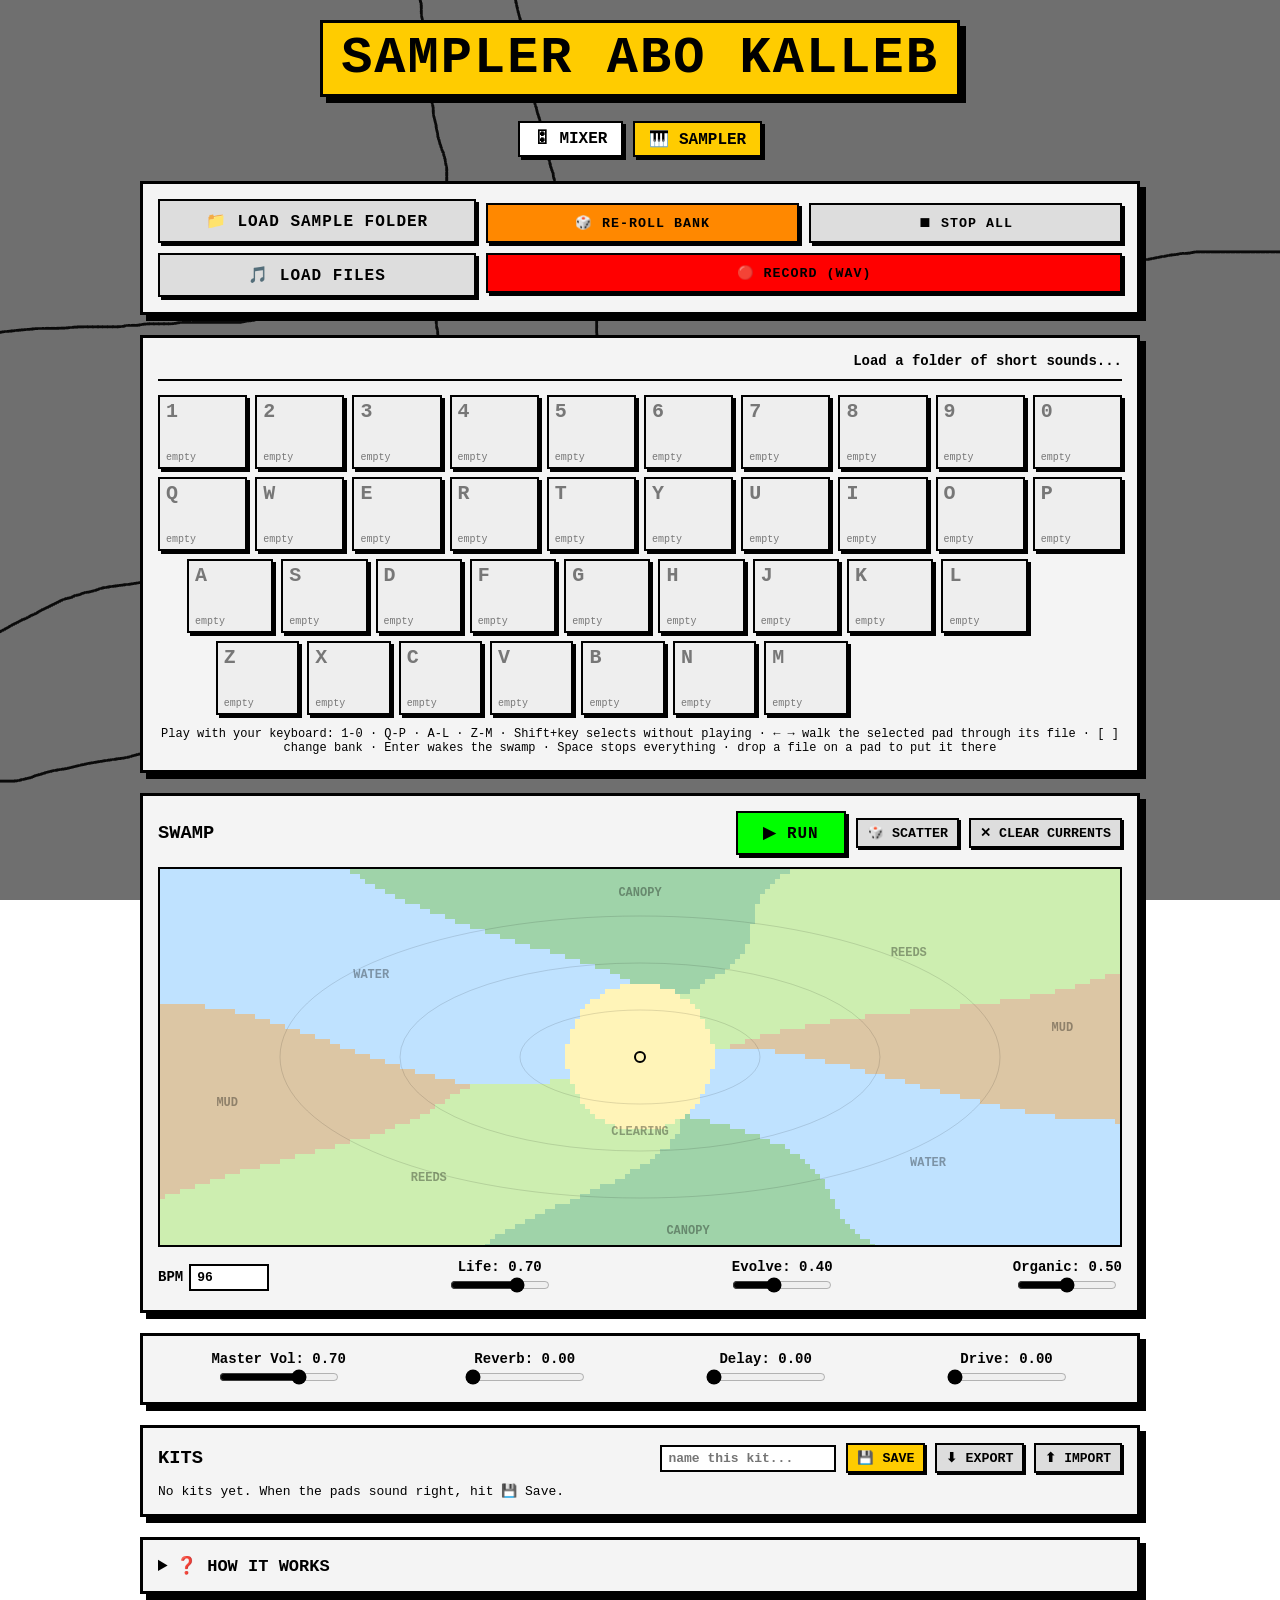
<file: sampler.html>
<!DOCTYPE html>
<html lang="en">
<head>
    <meta charset="UTF-8">
    <meta name="viewport" content="width=device-width, initial-scale=1.0">
    <title>🐋 AL HUT Sampler 🐋</title>
    <link rel="stylesheet" href="shared/style.css">
    <style>
        .page-title {
            margin: 0 auto 4px; font-size: clamp(28px, 7vw, 52px); text-transform: uppercase; letter-spacing: 2px;
            background: var(--accent); border: 3px solid var(--border-color); box-shadow: 6px 6px 0 var(--border-color);
            padding: 6px 18px; text-align: center;
        }

        .bank-bar { display: flex; gap: 8px; flex-wrap: wrap; align-items: center; }
        .bank-bar button { padding: 6px 10px; font-size: 13px; }

        /* the pad grid mirrors the keyboard: each row is offset like the real keys */
        .pads { display: flex; flex-direction: column; gap: 8px; margin-top: 14px; }
        .pad-row { display: grid; grid-template-columns: repeat(10, minmax(0, 1fr)); gap: 8px; }
        .pad-row[data-row="2"] { padding-left: 3%; }
        .pad-row[data-row="3"] { padding-left: 6%; }
        .pad {
            position: relative; min-height: 74px; padding: 5px 6px 4px; box-sizing: border-box;
            background: #fff; border: 2px solid var(--border-color); box-shadow: 3px 3px 0 var(--border-color);
            cursor: pointer; user-select: none; touch-action: none; overflow: hidden;
            display: flex; flex-direction: column; justify-content: space-between;
        }
        .pad.empty { background: #eee; color: #777; }
        .pad.selected { outline: 3px solid var(--sync); outline-offset: 1px; }
        .pad.on { background: var(--accent); }
        .pad.hit { transform: translate(2px, 2px); box-shadow: 1px 1px 0 var(--border-color); background: var(--success); }
        .pad.loading { opacity: 0.5; }
        .pad-key { font-size: 20px; font-weight: bold; line-height: 1; }
        .pad-mode { position: absolute; top: 5px; right: 6px; font-size: 10px; font-weight: bold; }
        .pad-name { padding-right: 16px; font-size: 10px; white-space: nowrap; overflow: hidden; text-overflow: ellipsis; }
        .pad canvas { width: 100%; height: 18px; display: block; }
        /* drum machine state: hollow = off, yellow = pulse, green = drift */
        .pad-seq {
            position: absolute; right: 4px; bottom: 4px; width: 14px; height: 14px; box-sizing: border-box;
            border: 2px solid var(--border-color); border-radius: 50%; background: #fff; cursor: pointer;
        }
        .pad-seq::after { content: ''; position: absolute; inset: -8px; }   /* bigger target for fingers */
        .pad.empty .pad-seq { display: none; }
        .pad.seq-1 .pad-seq { background: var(--accent); }
        .pad.seq-2 .pad-seq { background: #00c896; }
        .pad.seq-1 { border-color: #b38f00; }
        .pad.seq-2 { border-color: #00a878; }

        .machine-controls { display: flex; gap: 14px; flex-wrap: wrap; align-items: center; justify-content: space-between; margin-top: 12px; }
        .machine-controls .slider-container input { width: 100px; }
        canvas#m-map {
            width: 100%; height: 380px; display: block; margin-top: 12px; box-sizing: border-box;
            border: 2px solid var(--border-color); background: #fff; cursor: crosshair; touch-action: none;
        }

        .editor-head { display: flex; align-items: center; gap: 10px; flex-wrap: wrap; }
        .editor-name { flex: 1; min-width: 160px; font-weight: bold; overflow: hidden; text-overflow: ellipsis; white-space: nowrap; }
        canvas#ed-wave {
            width: 100%; height: 90px; display: block; margin: 12px 0; box-sizing: border-box;
            border: 2px solid var(--border-color); background: #fff; cursor: ew-resize; touch-action: pan-y;
        }
        .ed-controls { display: flex; gap: 14px; flex-wrap: wrap; align-items: center; justify-content: space-around; }
        .seg { display: flex; }
        .seg button { box-shadow: none; padding: 6px 10px; font-size: 12px; background: #ddd; }
        .seg button + button { border-left: 0; }
        .seg button.btn-on { background: var(--accent); }
        .ed-actions { display: flex; gap: 8px; flex-wrap: wrap; margin-top: 14px; }
        #editor[hidden] { display: none; }

        @media (max-width: 700px) {
            .pad-row { gap: 4px; }
            .pad { min-height: 54px; padding: 3px; }
            .pad-key { font-size: 15px; }
            .pad-name, .pad canvas, .pad-mode { display: none; }
            canvas#m-map { height: 160px; }
            .pad.mode-loop, .pad.mode-gate { border-style: dashed; }
        }
    </style>
</head>
<body>

    <a href="/" class="back-btn" title="Back to main" aria-label="Back to main" hidden>←</a>
    <script>
        // Only on the home site; on itch.io, GitHub or a local copy there is no "main" to go back to.
        if (/(^|\.)alhutmusic\.com$/.test(location.hostname)) document.querySelector('.back-btn').hidden = false;
    </script>

    <div id="drop-overlay" hidden>Drop a folder to fill the pads, or drop a file onto one pad</div>

    <div class="container">
        <h1 class="page-title">Sampler Abo Kalleb</h1>
        <div class="page-tabs"><a href="index.html">🎛 Mixer</a><a href="sampler.html" class="current">🎹 Sampler</a></div>

        <div class="frame row">
            <div class="col">
                <label for="folder-upload" class="file-label">📁 Load Sample Folder</label>
                <input type="file" id="folder-upload" webkitdirectory directory multiple>
                <label for="files-upload" class="file-label">🎵 Load Files</label>
                <input type="file" id="files-upload" multiple accept="audio/*,.mp3,.wav,.flac,.ogg,.oga,.m4a,.aac,.aif,.aiff,.opus,.webm">
            </div>
            <div class="col" style="flex: 2;">
                <div class="row">
                    <button class="btn-orange" style="flex: 1;" onclick="rerollBank()" title="Fill every pad of this bank with other sounds from its folder">🎲 Re-roll Bank</button>
                    <button class="btn-grey" style="flex: 1;" onclick="stopAll()" title="Space">⏹ Stop All</button>
                </div>
                <div class="row">
                    <button id="btn-record" class="btn-record" style="flex: 1;" onclick="toggleRecord()">🔴 RECORD (WAV)</button>
                </div>
            </div>
        </div>

        <div class="frame">
            <div class="row" style="border-bottom: 2px solid var(--border-color); padding-bottom: 10px;">
                <div class="bank-bar" id="bank-bar"></div>
                <div id="status-label">Load a folder of short sounds...</div>
            </div>
            <div class="pads" id="pads"></div>
            <div class="hint">Play with your keyboard: 1-0 · Q-P · A-L · Z-M · Shift+key selects without playing · ← → walk the selected pad through its file · [ ] change bank · Enter wakes the swamp · Space stops everything · drop a file on a pad to put it there</div>
        </div>

        <div class="frame">
            <div class="row">
                <h3>Swamp</h3>
                <div class="row" style="justify-content: flex-end;">
                    <button id="m-run" class="btn-play" style="flex: none; min-width: 110px; white-space: nowrap;" onclick="toggleMachine()" title="Enter">▶ Run</button>
                    <button class="btn-grey btn-small" onclick="scatterCreatures()">🎲 Scatter</button>
                    <button class="btn-grey btn-small" onclick="clearCurrents()">✕ Clear Currents</button>
                </div>
            </div>
            <canvas id="m-map" title="Drag a creature to move or throw it. Draw on empty water to make a current. Shift or right button erases currents."></canvas>
            <div class="machine-controls">
                <label class="bpm-box">BPM <input type="number" id="m-bpm" min="40" max="240" step="1" value="96"></label>
                <div class="slider-container" title="How much the creatures play">
                    <label>Life: <span id="m-life-val"></span></label>
                    <input type="range" id="m-life" min="0" max="1" step="0.01" value="0.7">
                </div>
                <div class="slider-container" title="How fast creatures roam and how fast day turns to night">
                    <label>Evolve: <span id="m-evolve-val"></span></label>
                    <input type="range" id="m-evolve" min="0" max="1" step="0.01" value="0.4">
                </div>
                <div class="slider-container" title="Loose timing, swing, detune">
                    <label>Organic: <span id="m-organic-val"></span></label>
                    <input type="range" id="m-organic" min="0" max="1" step="0.01" value="0.5">
                </div>
            </div>
        </div>

        <div class="frame" id="editor" hidden>
            <div class="editor-head">
                <h3 id="ed-key">Pad</h3>
                <span class="editor-name" id="ed-name"></span>
                <button class="btn-grey btn-small" onclick="stepRegion(-1)" title="Move the part one length back (←)">◀</button>
                <button class="btn-small" onclick="previewSelected()">▶ Play</button>
                <button class="btn-grey btn-small" onclick="stepRegion(1)" title="Move the part one length forward (→)">▶▶</button>
            </div>
            <canvas id="ed-wave" title="Drag the red edges to trim, drag the yellow part to move it"></canvas>
            <div class="ed-controls">
                <div class="seg" id="ed-mode">
                    <button data-mode="shot" title="Plays to the end every time you hit it">One-shot</button>
                    <button data-mode="gate" title="Plays while the key is held">Hold</button>
                    <button data-mode="loop" title="First hit starts a loop, next hit stops it">Loop</button>
                </div>
                <div class="slider-container">
                    <label>Vol: <span id="ed-val-vol"></span></label>
                    <input type="range" id="ed-vol" min="0" max="1.5" step="0.01">
                </div>
                <div class="slider-container">
                    <label>Pitch: <span id="ed-val-pitch"></span></label>
                    <input type="range" id="ed-pitch" min="-24" max="24" step="1">
                </div>
                <div class="slider-container">
                    <label>Pan: <span id="ed-val-pan"></span></label>
                    <input type="range" id="ed-pan" min="-1" max="1" step="0.01">
                </div>
                <label class="bpm-box" title="Pads in the same group cut each other off, like an open and closed hi-hat">Choke
                    <select id="ed-choke">
                        <option value="0">none</option><option value="1">1</option><option value="2">2</option><option value="3">3</option><option value="4">4</option>
                    </select>
                </label>
                <button class="btn-grey btn-small" id="ed-reverse" title="Play backwards">⇆ Reverse</button>
            </div>
            <div class="ed-actions">
                <button class="btn-orange btn-small" onclick="rerollPad(selectedBank(), selected)" title="Swap in another sound from this folder">🎲 Re-roll</button>
                <button class="btn-grey btn-small" onclick="chopSelected(4)" title="Cut this sound into equal parts on this pad and the ones after it">✂ Chop 4</button>
                <button class="btn-grey btn-small" onclick="chopSelected(8)">✂ Chop 8</button>
                <button class="btn-grey btn-small" onclick="chopSelected(16)">✂ Chop 16</button>
                <button class="btn-grey btn-small" onclick="resetTrim()">↔ Full Length</button>
                <button class="btn-grey btn-small" onclick="clearPad()">✕ Clear Pad</button>
            </div>
        </div>

        <div class="frame">
            <div class="row" style="justify-content: space-around;">
                <div class="slider-container">
                    <label>Master Vol: <span id="val-master">0.70</span></label>
                    <input type="range" id="sl-master" min="0" max="1" value="0.7" step="0.01">
                </div>
                <div class="slider-container">
                    <label>Reverb: <span id="val-reverb">0.00</span></label>
                    <input type="range" id="sl-reverb" min="0" max="1" value="0" step="0.01">
                </div>
                <div class="slider-container">
                    <label>Delay: <span id="val-delay">0.00</span></label>
                    <input type="range" id="sl-delay" min="0" max="1" value="0" step="0.01">
                </div>
                <div class="slider-container">
                    <label>Drive: <span id="val-drive">0.00</span></label>
                    <input type="range" id="sl-drive" min="0" max="1" value="0" step="0.01">
                </div>
            </div>
        </div>

        <div class="frame">
            <div class="row">
                <h3>Kits</h3>
                <div class="row" style="justify-content: flex-end;">
                    <input type="text" id="kit-name" placeholder="name this kit..." maxlength="80">
                    <button class="btn-small" onclick="saveKit()">💾 Save</button>
                    <button class="btn-grey btn-small" onclick="exportKits()">⬇ Export</button>
                    <label for="kit-import" class="file-label btn-small">⬆ Import</label>
                    <input type="file" id="kit-import" accept=".json,application/json">
                </div>
            </div>
            <div id="kit-list"></div>
        </div>

        <details class="frame">
            <summary>❓ How it works</summary>
            <p>Load a folder of short sounds (or drop one anywhere). Each subfolder becomes a <b>bank</b> of up to 36 pads, laid out like your keyboard. Hit the keys to play. Everything stays on your computer; nothing is uploaded.</p>
            <ul>
                <li>Click a pad (or Shift+its key) to edit it: drag the red edges on the waveform to trim it, drag the yellow part to move it along the file (or step it with ← →), pick <b>One-shot</b>, <b>Hold</b> (plays while the key is down) or <b>Loop</b> (hit once to start, again to stop), and set volume, pitch, pan and reverse.</li>
                <li><b>Swamp</b>: click the small dot on a pad to put that sound on the map as a creature. Once = <b>settled</b> (yellow, stays roughly where you put it), twice = <b>wanderer</b> (green, roams between areas), three times = off the map. Press <b>Run</b> (Enter).</li>
                <li>Where a creature sits is how it sounds. Closer to the centre = louder, left/right = stereo. Each area has its own behaviour: the <b>Clearing</b> in the middle grooves on the beat, <b>Water</b> plays hits that ripple out in falling echoes, <b>Reeds</b> chatter in fast insect bursts, <b>Mud</b> gives rare deep swells, and in the <b>Canopy</b> one creature calls and the others answer.</li>
                <li>It keeps changing on its own: creatures wander, tire when they play a lot and recover when quiet, and a slow day and night shifts which areas are loud (reeds and mud wake at night, the canopy by day). <b>Evolve</b> sets how fast all that happens.</li>
                <li>Drag a creature to move it, or flick it to throw it. Draw on the map to make <b>currents</b> that carry creatures along. Pressing a creature's key feeds it: it plays, grows, steps towards the centre and wakes up its neighbours.</li>
                <li><b>Choke</b> groups cut each other off: put an open and a closed hi-hat in the same group.</li>
                <li><b>🎲 Re-roll</b> swaps a pad, or the whole bank, for other sounds from the same folder, so the archive keeps surprising you.</li>
                <li><b>✂ Chop</b> cuts a longer sound into 4, 8 or 16 equal parts across the following pads.</li>
                <li>Drop a single file onto a pad to put it there. Pads keep the first 30 s of a sound (2 minutes when dropped on a pad).</li>
                <li><b>Kits</b> remember which sound sits on which key with all its settings. Load the same folder later and recall them.</li>
                <li><b>RECORD</b> captures what you play to a WAV file. Works on the keyboard layout you have, Arabic included: it's the key position that counts.</li>
            </ul>
        </details>
    </div>

    <script src="shared/core.js"></script>
    <script src="shared/dsp.js"></script>
    <script src="shared/master.js"></script>
    <script src="shared/recorder.js"></script>
    <script src="sampler.js"></script>
    <script src="machine.js"></script>
</body>
</html>
</file>
<file: shared/style.css>
/* Shared look for the mixer and the sampler: brutalist, raw. */
:root {
    /* Brutalist, raw color palette */
    --bg: #ffffff;
    --panel: #f4f4f4;
    --text: #000000;
    --accent: #ffcc00;
    --border-color: #000000;

    --success: #00ff00;
    --warning: #ff8800;
    --danger: #ff0000;

    --ambient: #990099;
    --sync: #00ffff;
}

body {
    font-family: 'Courier New', Courier, monospace;
    background-color: #ffffff;
    color: var(--text);
    margin: 0; padding: 20px;
    display: flex; flex-direction: column; align-items: center;
}
/* The animated background lives on its own fixed layer: scrolling no longer repaints it every frame. */
body::before {
    content: ''; position: fixed; inset: 0; z-index: -1;
    background: url('../your_background.gif') repeat;
    will-change: transform;
}

.main-logo {
    display: block; margin: 0 auto 20px auto; max-width: 100%; width: 400px; height: auto;
}

.container {
    width: 100%; max-width: 1000px;
    display: flex; flex-direction: column; gap: 20px;
}

.frame {
    background: var(--panel); padding: 15px;
    border: 3px solid var(--border-color);
    box-shadow: 6px 6px 0px var(--border-color);
    border-radius: 0;
}
.frame h3, #drawer h3 { margin: 0; color: var(--border-color); text-transform: uppercase; }

.row { display: flex; justify-content: space-between; align-items: center; gap: 10px; flex-wrap: wrap; }
.col { display: flex; flex-direction: column; flex: 1; gap: 10px; }

button {
    border: 2px solid var(--border-color); padding: 10px 15px; border-radius: 0;
    color: #000; font-weight: bold; cursor: pointer; transition: 0.1s;
    background-color: var(--accent); text-transform: uppercase;
    letter-spacing: 1px; box-shadow: 3px 3px 0px var(--border-color);
    font-family: inherit;
}
button:hover { transform: translate(2px, 2px); box-shadow: 1px 1px 0px var(--border-color); }
button:disabled { opacity: 0.5; cursor: not-allowed; }

.btn-grey { background: #dddddd; }
.btn-orange { background: var(--warning); }
.btn-play { background: var(--success); font-size: 16px; flex: 2; }
.btn-record { background: var(--danger); }
.btn-small { padding: 5px 9px; box-shadow: 2px 2px 0px var(--border-color); letter-spacing: 0; }
.btn-on { background: var(--accent) !important; }

input[type="file"] { display: none; }
.file-label {
    background-color: #dddddd; padding: 10px 15px; border: 2px solid var(--border-color);
    box-shadow: 3px 3px 0px var(--border-color); cursor: pointer; font-weight: bold;
    display: inline-block; text-align: center; color: #000; text-transform: uppercase;
    letter-spacing: 1px; transition: 0.1s;
}
.file-label:hover { background-color: #bbbbbb; transform: translate(2px, 2px); box-shadow: 1px 1px 0px var(--border-color); }
.file-label.btn-small { padding: 5px 9px; box-shadow: 2px 2px 0px var(--border-color); letter-spacing: 0; font-size: 13px; }

.slider-container { display: flex; flex-direction: column; align-items: center; font-size: 14px; color: #000; font-weight: bold; }
/* pan-y: a vertical swipe that starts on a slider scrolls the page instead of grabbing the knob */
input[type="range"] { cursor: pointer; width: 120px; accent-color: #000; touch-action: pan-y; }
input[type="number"], input[type="text"], select {
    font-family: inherit; font-weight: bold; font-size: 13px; color: #000; background: #fff;
    border: 2px solid var(--border-color); border-radius: 0; padding: 4px 6px;
}
input[type="number"] { width: 64px; }
select.btn-select {
    background: #dddddd; padding: 9px 8px; font-size: 13px; text-transform: uppercase;
    box-shadow: 3px 3px 0px var(--border-color); cursor: pointer;
}
select.btn-select.btn-on { background: var(--accent); }

#status-label { font-size: 14px; color: #000; text-align: right; font-weight: bold; flex: 1; min-width: 160px; }
.hint { font-size: 12px; margin-top: 12px; text-align: center; }
.mode-bar { display: flex; gap: 10px; flex-wrap: wrap; align-items: center; }
.bpm-box { display: flex; align-items: center; gap: 6px; font-weight: bold; font-size: 14px; }

.role-row, .snap-row {
    display: flex; align-items: center; gap: 12px; flex-wrap: wrap;
    background: #fff; border: 2px solid var(--border-color); padding: 8px 10px; margin-top: 10px;
}
.role-name, .snap-name { flex: 1; min-width: 140px; font-weight: bold; overflow: hidden; text-overflow: ellipsis; white-space: nowrap; }
.role-row label { font-weight: bold; font-size: 13px; }
.snap-info { font-size: 12px; }
.empty-note { font-size: 13px; margin-top: 10px; }
#roles-removed { margin-top: 14px; display: flex; gap: 8px; flex-wrap: wrap; align-items: center; font-size: 13px; font-weight: bold; }

details.frame summary { cursor: pointer; font-weight: bold; text-transform: uppercase; font-size: 17px; }
details.frame p, details.frame li { font-size: 14px; line-height: 1.5; }
/* settings drawer */
.menu-btn {
    position: fixed; top: 14px; right: 14px; z-index: 30;
    font-size: 22px; padding: 6px 13px; line-height: 1; background: #fff;
}
/* back to the main site, mirrors the settings button on the left */
.back-btn {
    position: fixed; top: 14px; left: 14px; z-index: 30;
    border: 2px solid var(--border-color); box-shadow: 3px 3px 0px var(--border-color);
    font-size: 22px; font-weight: bold; padding: 6px 13px; line-height: 1;
    background: #fff; color: #000; text-decoration: none; transition: 0.1s;
}
.back-btn:hover { transform: translate(2px, 2px); box-shadow: 1px 1px 0px var(--border-color); background: var(--accent); }
#drawer {
    position: fixed; top: 0; right: 0; height: 100%; width: min(440px, 100%); box-sizing: border-box;
    background: var(--panel); border-left: 3px solid var(--border-color); box-shadow: -6px 0 0 var(--border-color);
    padding: 18px 16px 40px; overflow-y: auto; z-index: 40;
    transform: translateX(110%); transition: transform 0.25s ease; visibility: hidden;
}
#drawer.open { transform: none; visibility: visible; }
#drawer h4 { margin: 22px 0 6px; text-transform: uppercase; font-size: 15px; border-bottom: 2px solid var(--border-color); padding-bottom: 4px; }
#drawer p { font-size: 13px; margin: 6px 0; line-height: 1.4; }
#drawer-backdrop { position: fixed; inset: 0; background: rgba(0, 0, 0, 0.25); z-index: 35; }
#drawer-backdrop[hidden] { display: none; }

#drop-overlay {
    position: fixed; inset: 0; z-index: 50; pointer-events: none;
    display: flex; align-items: center; justify-content: center;
    background: rgba(255, 204, 0, 0.85); border: 8px dashed #000;
    font-size: 28px; font-weight: bold; text-transform: uppercase; text-align: center; padding: 20px;
}
#drop-overlay[hidden] { display: none; }

@media (max-width: 600px) {
    body { padding: 10px; }
    .menu-btn { top: 8px; right: 8px; }
    .back-btn { top: 8px; left: 8px; }
}

/* switch between the mixer and the sampler */
.page-tabs { display: flex; justify-content: center; gap: 10px; margin-bottom: 4px; }
.page-tabs a {
    border: 2px solid var(--border-color); box-shadow: 3px 3px 0 var(--border-color); background: #fff;
    color: #000; text-decoration: none; font-weight: bold; text-transform: uppercase; padding: 6px 14px;
}
.page-tabs a:hover { transform: translate(2px, 2px); box-shadow: 1px 1px 0 var(--border-color); }
.page-tabs a.current { background: var(--accent); }
</file>
